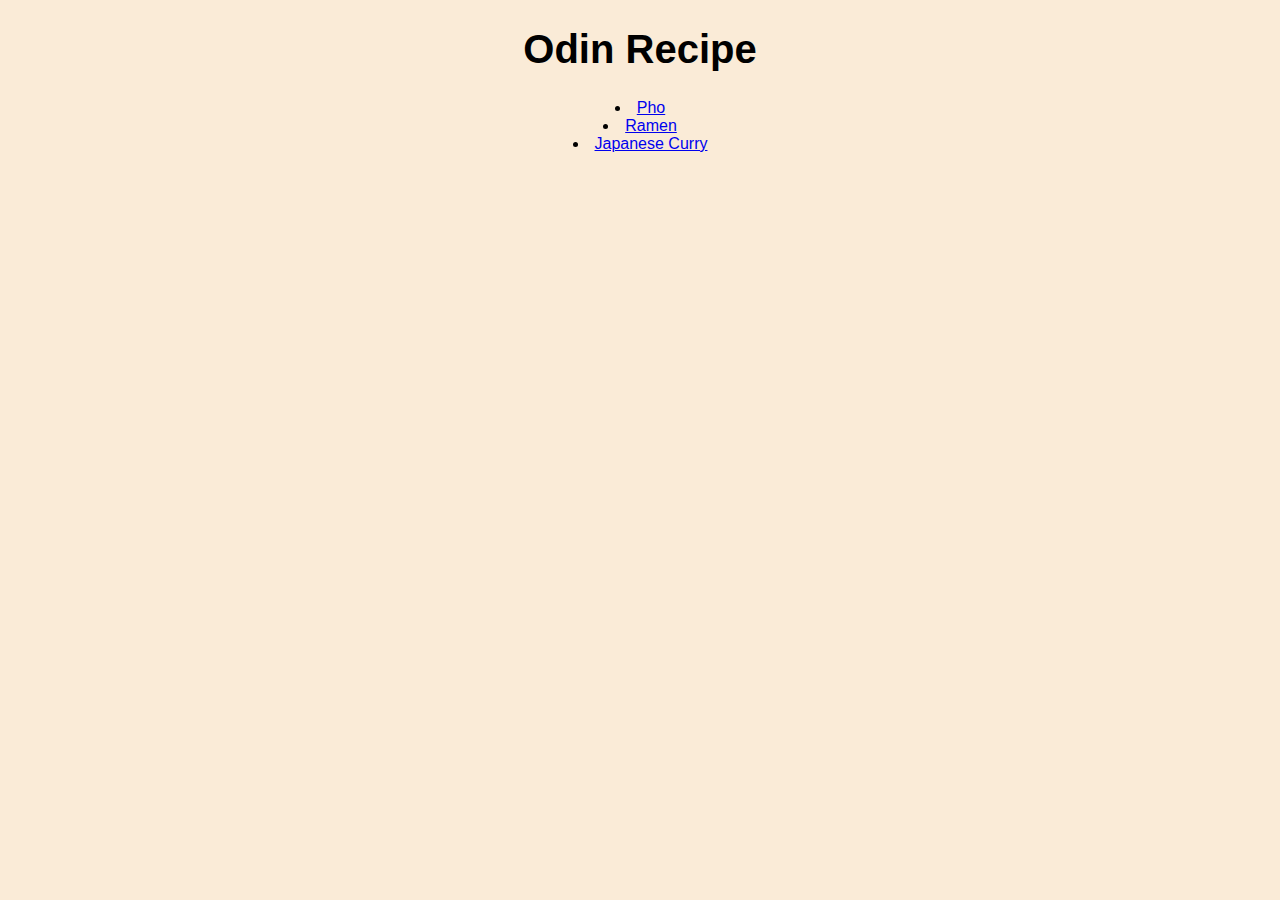
<file: index.html>
<!DOCTYPE html>
<html lang="en">
<head>
<meta charset="utf-8">
<link rel ="stylesheet" href="style.css">
<title>Odin Recipe</title>
</head>
<body>
<h1 id = "MainRecipe">Odin Recipe</h1>
<ul id = "RecipeList">
    <li><a href="recipes/pho.html">Pho</a></li>
    <li><a href = "recipes/ramen.html">Ramen</a></li>
    <li><a href="recipes/japanese_curry.html">Japanese Curry</a></li>
</ul>

</body>
</html>
</file>
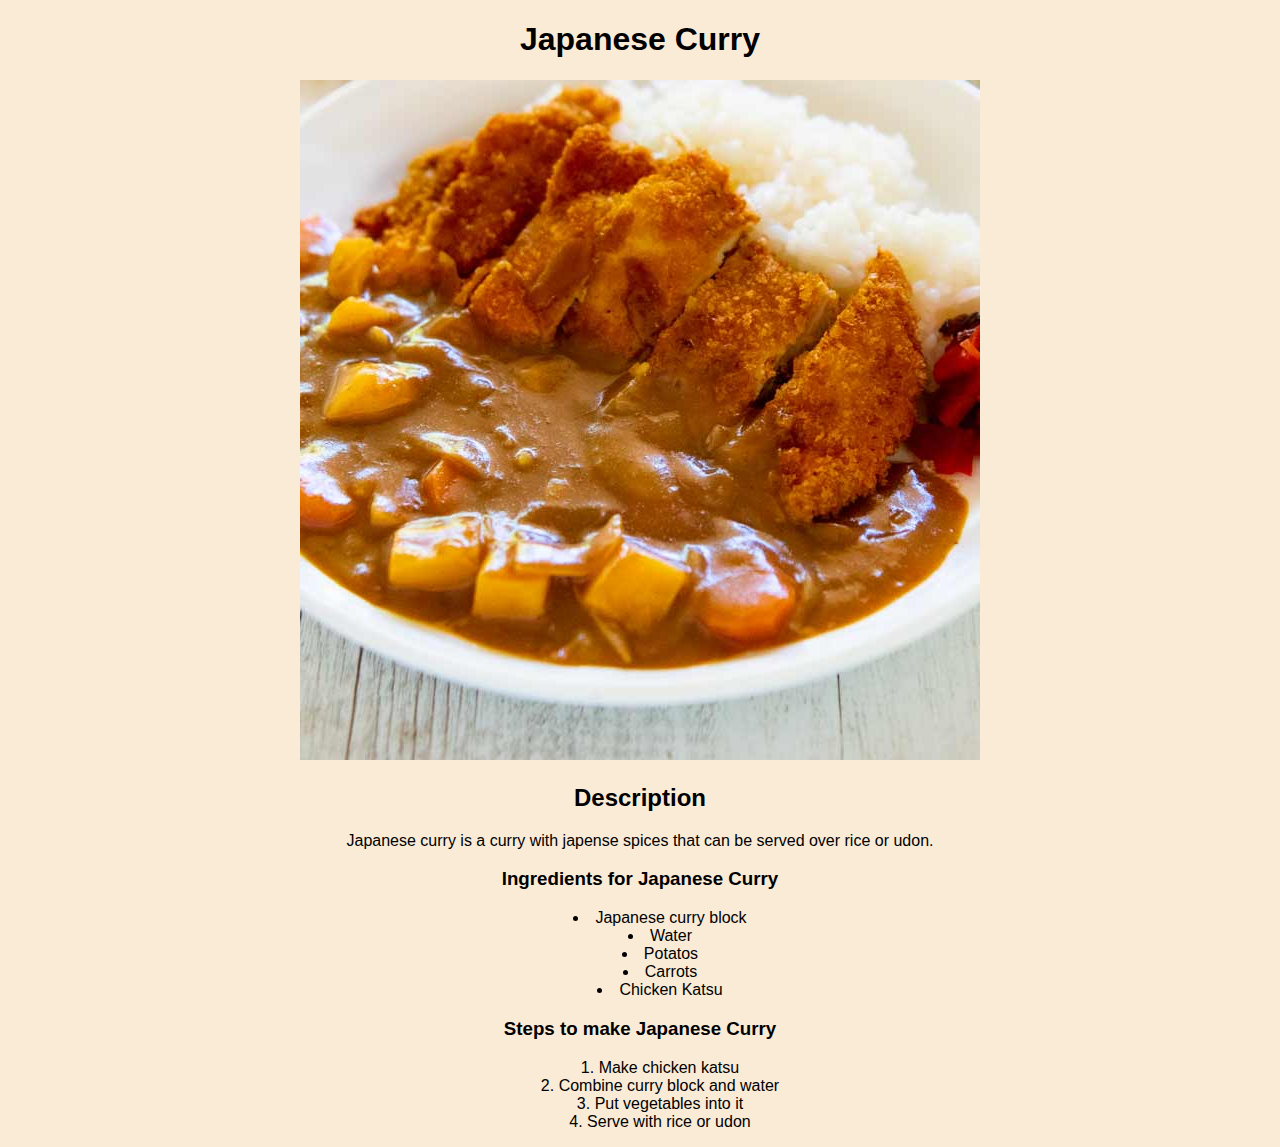
<file: recipes/japanese_curry.html>
<!DOCTYPE html>
<html lang="en">
<head>
<meta charset="utf-8">
<link rel = "stylesheet" href="../style.css">
<title>Japanese Curry Recipe</title>
</head>
<body id = "japanese_curryBody">
<h1>Japanese Curry</h1>
<img src ="../images/japanese_curry.jpg">
<h2>Description</h2>
<p>Japanese curry is a curry with japense spices that can be served over rice or udon.</p>
<h3>Ingredients for Japanese Curry</h3>
<ul>
    <li>Japanese curry block</li>
    <li>Water</li>
    <li>Potatos</li>
    <li>Carrots</li>
    <li>Chicken Katsu</li>
</ul>
<h3>Steps to make Japanese Curry</h3>
<ol>
    <li>Make chicken katsu</li>
    <li>Combine curry block and water</li>
    <li>Put vegetables into it</li>
    <li>Serve with rice or udon</li>
</ol>
</body>    
</html>
</file>
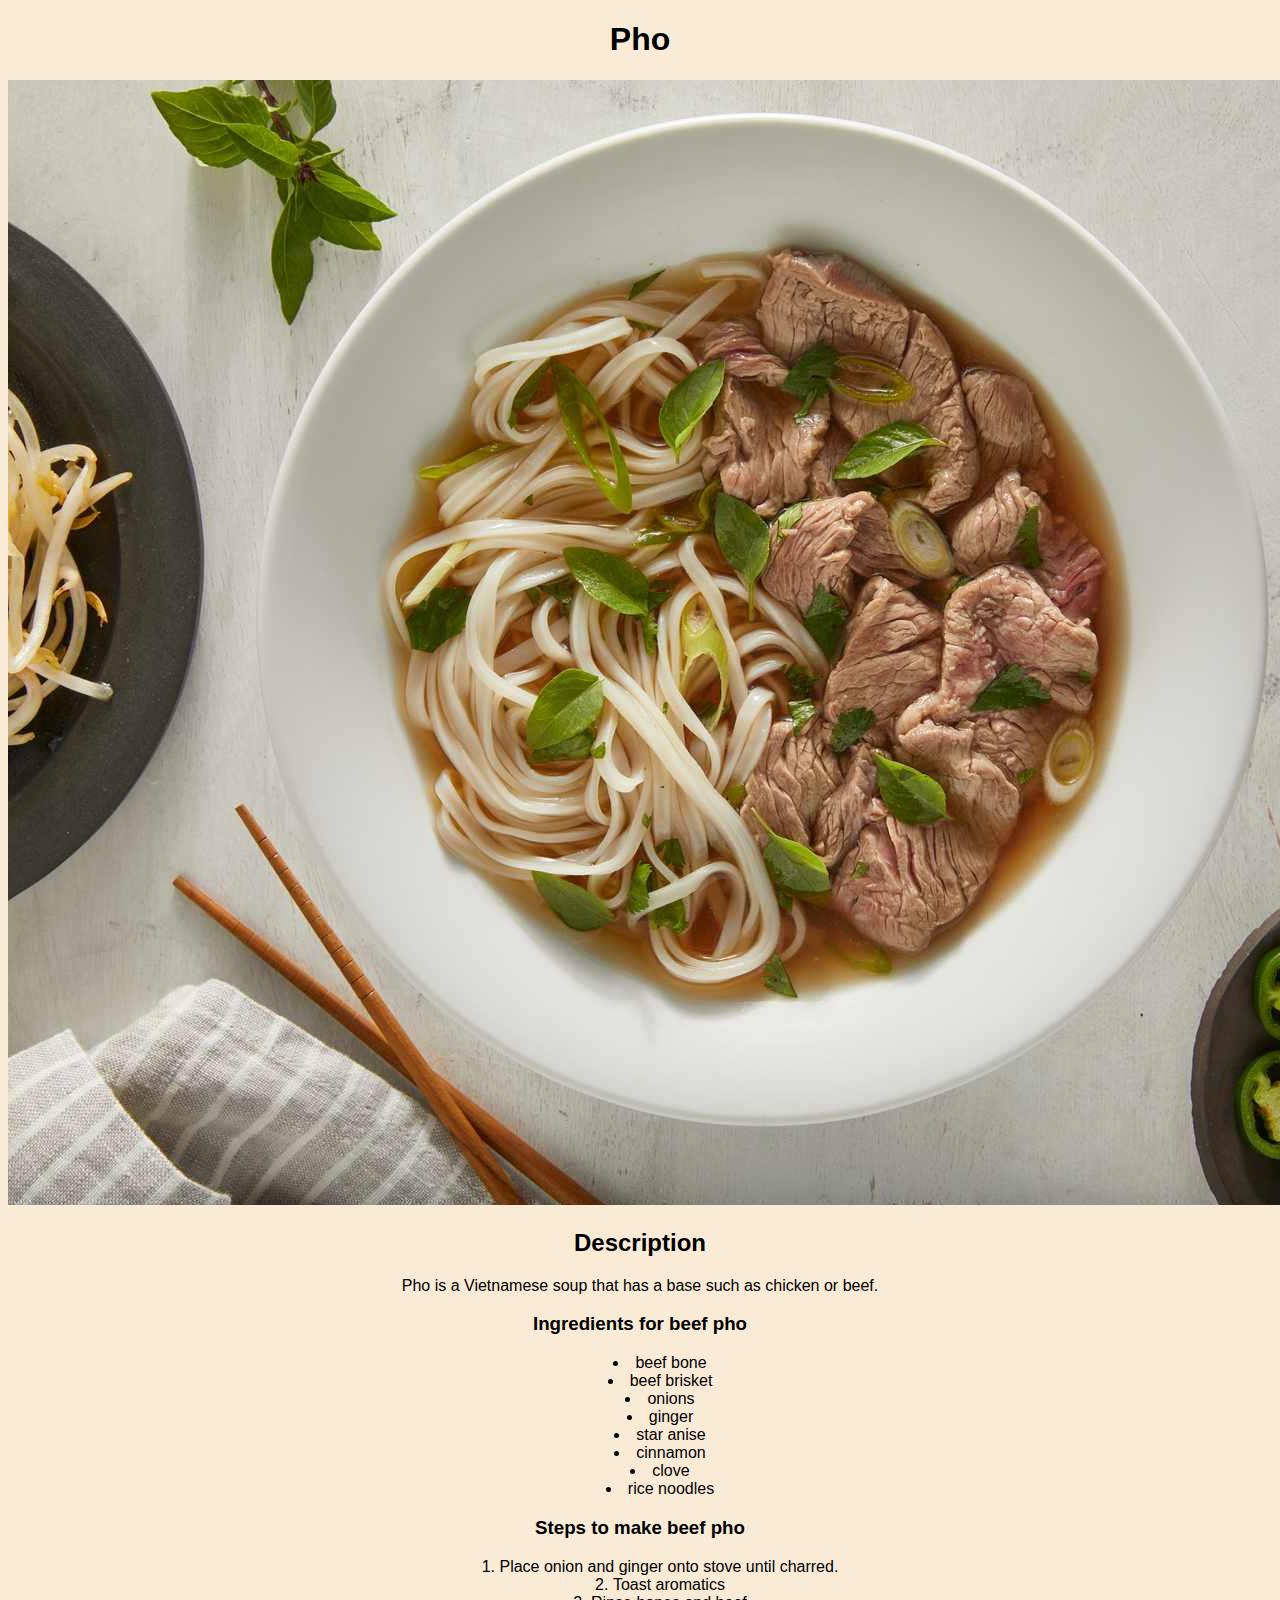
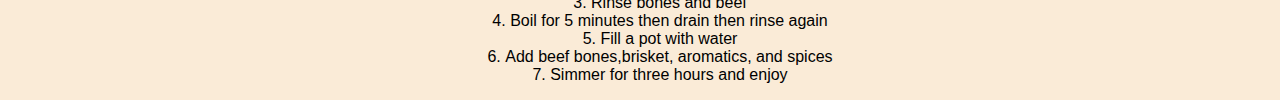
<file: recipes/pho.html>
<!DOCTYPE html>
<html lang ="en">
<head>
<meta charset="utf-8">
<link rel = "stylesheet" href="../style.css">
<title>Pho Recipe</title>
</head>
<body id = "PhoBody">
    
<h1 id>Pho</h1>
<img src ="../images/pho.jpg">
<h2>Description</h2>
<p>Pho is a Vietnamese soup that has a base such as chicken or beef.</p>
<h3>Ingredients for beef pho</h3>
<ul>
    <li>beef bone</li>
    <li>beef brisket</li>
    <li>onions</li>
    <li>ginger</li>
    <li>star anise</li>
    <li>cinnamon</li>
    <li>clove</li>
    <li>rice noodles</li>
</ul>
<h3>Steps to make beef pho</h3>
<ol>
    <li>Place onion and ginger onto stove until charred.</li>
    <li>Toast aromatics</li>
    <li>Rinse bones and beef</li>
    <li>Boil for 5 minutes then drain then rinse again</li>
    <li>Fill a pot with water</li>
    <li>Add beef bones,brisket, aromatics, and spices</li>
    <li>Simmer for three hours and enjoy</li>
</ol>

</body>
</html>
</file>
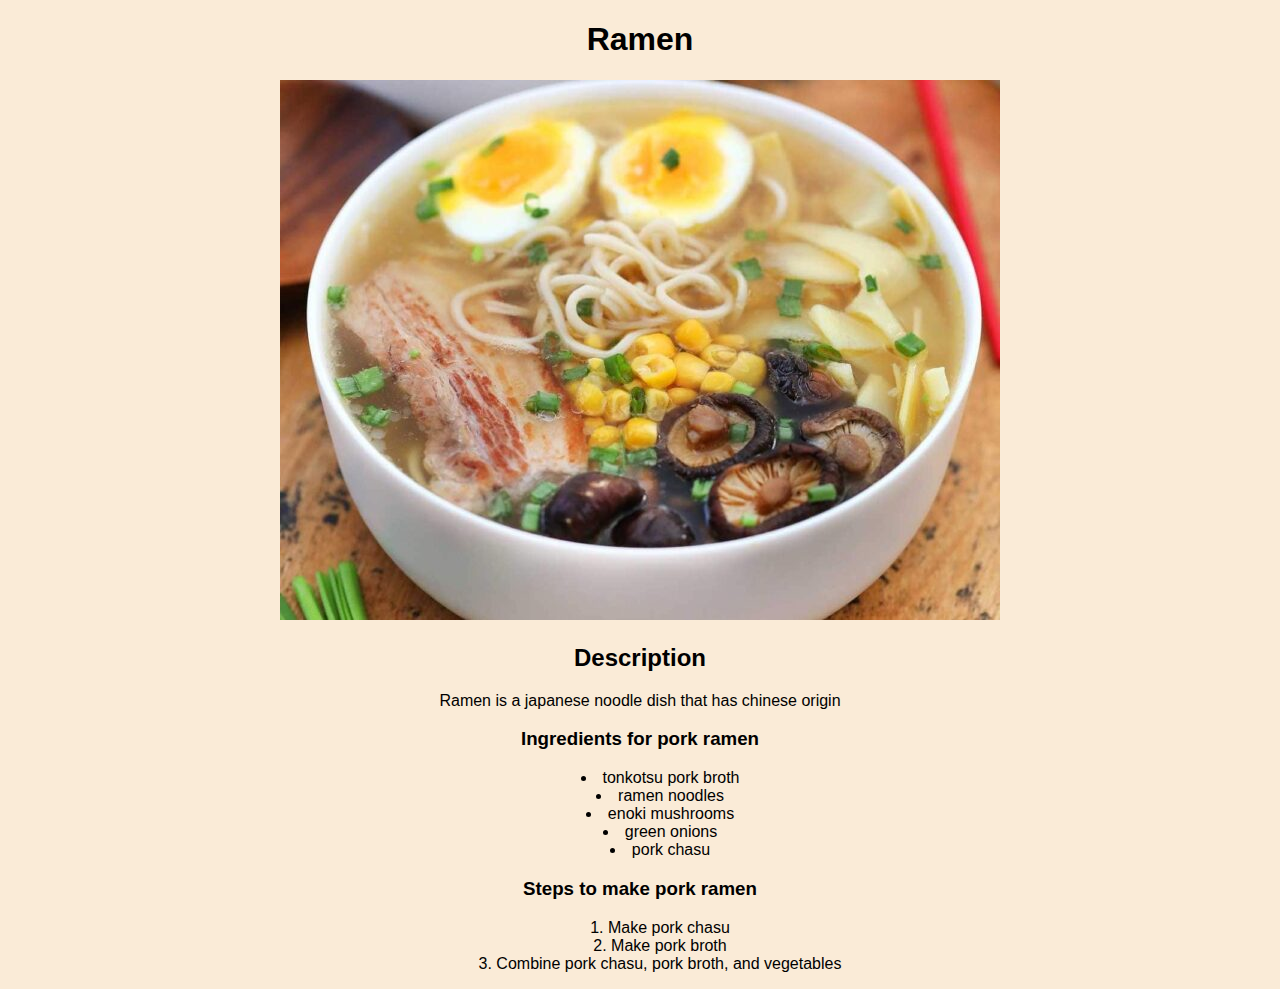
<file: recipes/ramen.html>
<!DOCTYPE html>
<html lang ="en">
<head>
<meta charset="utf-8">
<link rel = "stylesheet" href="../style.css">
<title>Ramen Recipe</title>
</head>
<body id = "RamenBody">
<h1>Ramen</h1>
<img src ="../images/ramen.jpg">
<h2>Description</h2>
<p>Ramen is a japanese noodle dish that has chinese origin</p>
<h3>Ingredients for pork ramen</h3>
<ul>
    <li>tonkotsu pork broth</li>
    <li>ramen noodles</li>
    <li>enoki mushrooms</li>
    <li>green onions</li>
    <li>pork chasu</li>
</ul>
<h3>Steps to make pork ramen</h3>
<ol>
    <li>Make pork chasu</li>
    <li>Make pork broth</li>
    <li>Combine pork chasu, pork broth, and vegetables</li>
</ol>
</body>
</html>
</file>
<file: style.css>
body{
    background-color: antiquewhite;
}
#MainRecipe{
    font-size: 40px;
    font-family: 'Lucida Sans', 'Lucida Sans Regular', 'Lucida Grande', 'Lucida Sans Unicode', "Geneva", Verdana, sans-serif;
    text-align: center;
}

#RecipeList{
    font:30px;
    font-family: 'Lucida Sans', 'Lucida Sans Regular', 'Lucida Grande', 'Lucida Sans Unicode', "Geneva", Verdana, sans-serif;
    text-align: center;
    list-style-position:inside ;
    padding-left: 0;
}


#PhoBody{
    font-family: 'Lucida Sans', 'Lucida Sans Regular', 'Lucida Grande', 'Lucida Sans Unicode', "Geneva", Verdana, sans-serif;
    text-align: center;
    list-style-position: inside;
}

#RamenBody{
    font-family: 'Lucida Sans', 'Lucida Sans Regular', 'Lucida Grande', 'Lucida Sans Unicode', "Geneva", Verdana, sans-serif;
    text-align: center;
    list-style-position: inside;
}

#japanese_curryBody{
    font-family: 'Lucida Sans', 'Lucida Sans Regular', 'Lucida Grande', 'Lucida Sans Unicode', "Geneva", Verdana, sans-serif;
    text-align: center;
    list-style-position: inside;
}
</file>
